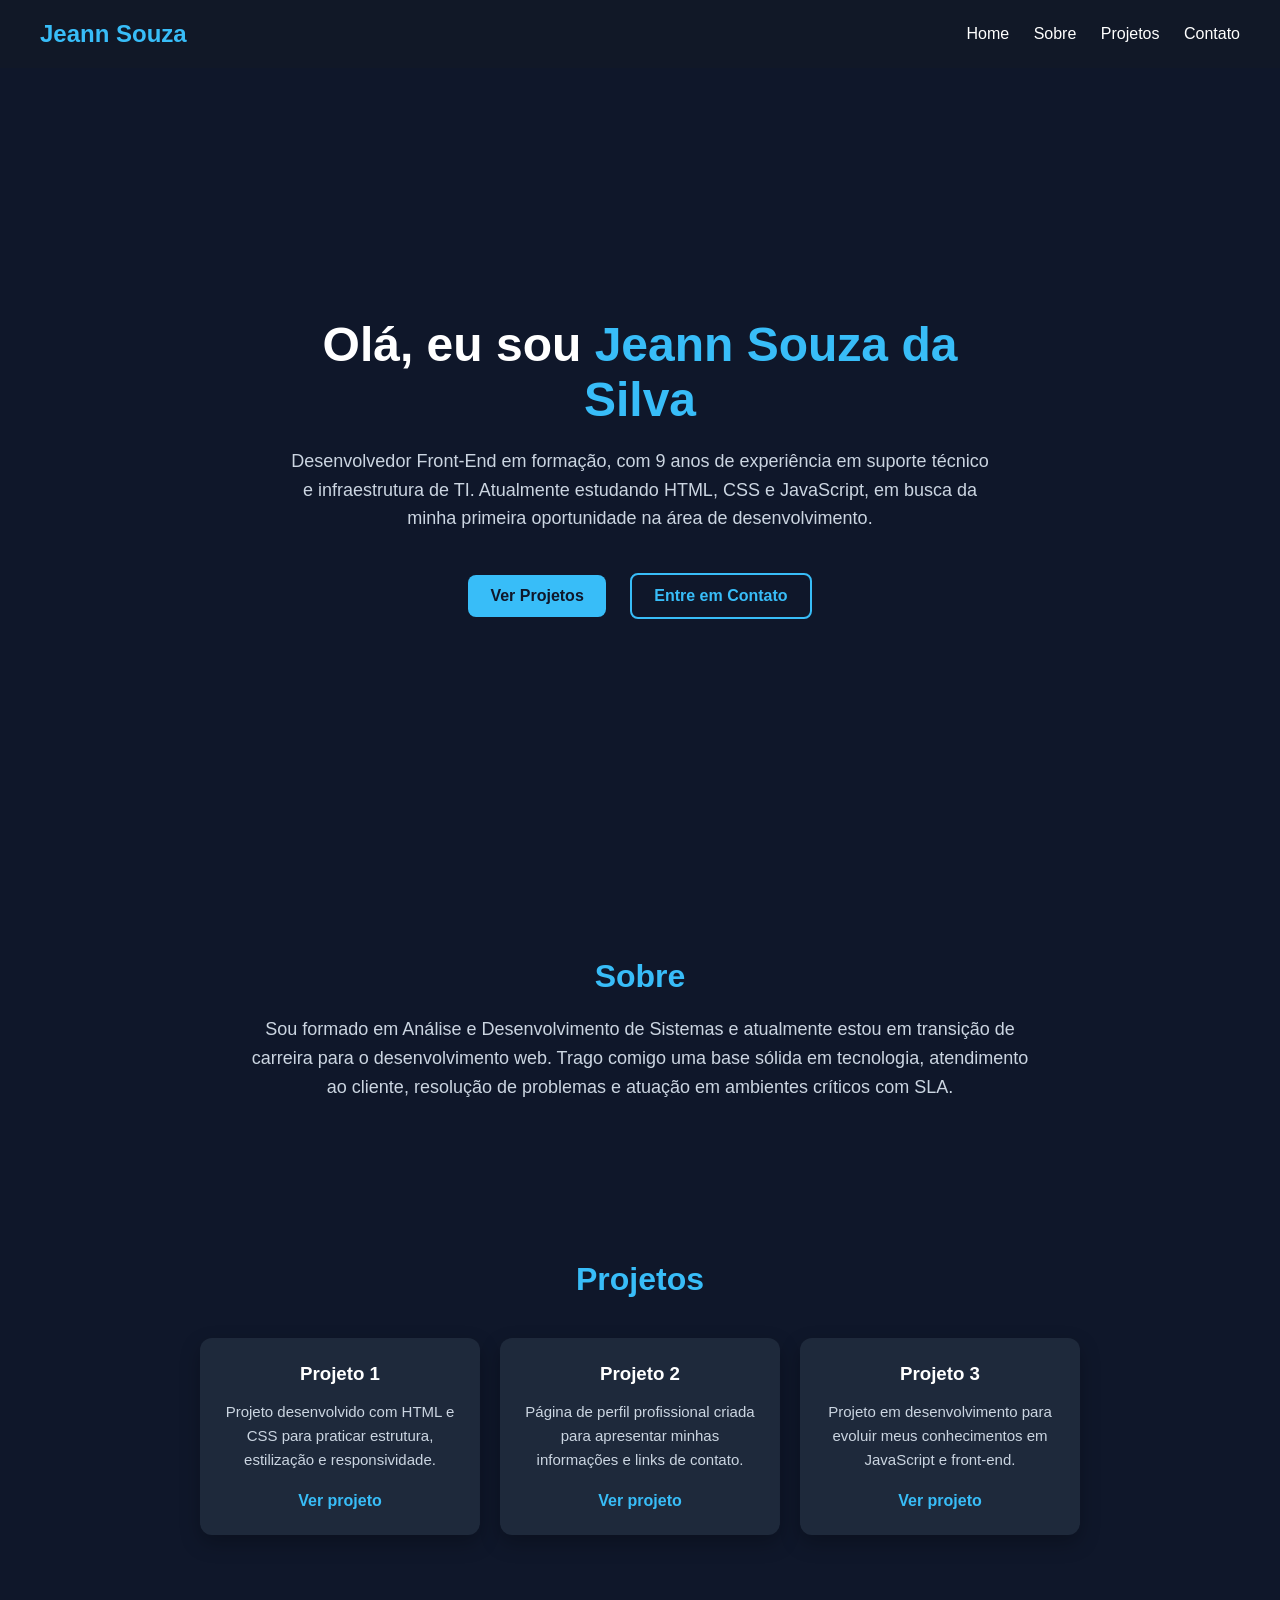
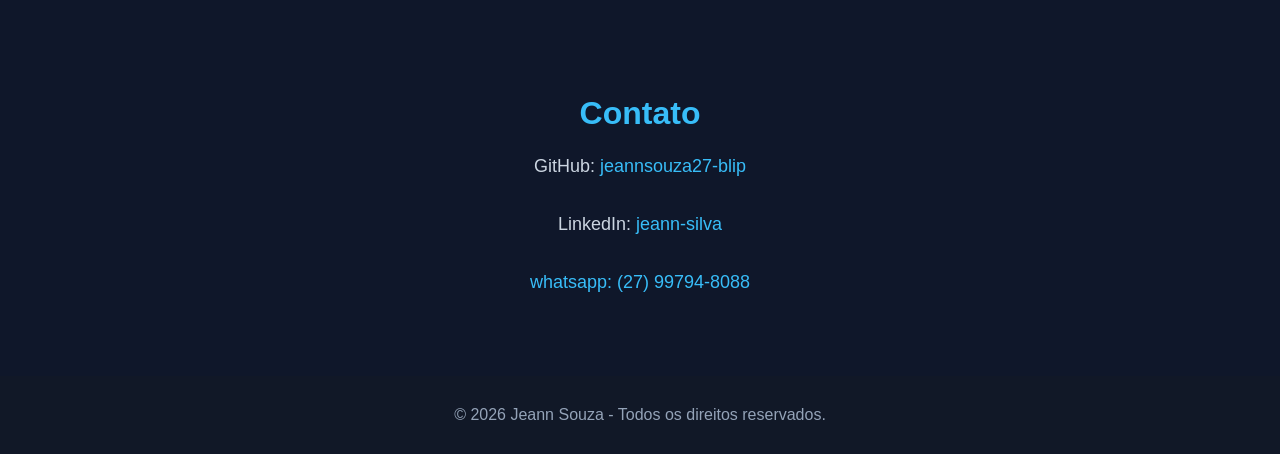
<file: projeto wide covaege/meu Progeto/index.html>
<!DOCTYPE html>
<html lang="pt-BR">
<head>
  <meta charset="UTF-8">
  <meta name="viewport" content="width=device-width, initial-scale=1.0">
  <title>Portfólio | Jeann Souza da Silva</title>
  <link rel="stylesheet" href="./styles.css">
</head>
<body>

  <header>
    <div class="logo">Jeann Souza</div>
    <nav>
      <a href="#home">Home</a>
      <a href="#sobre">Sobre</a>
      <a href="#projetos">Projetos</a>
      <a href="#contato">Contato</a>
    </nav>
  </header>

  <section class="hero" id="home">
    <div class="hero-content">
      <h1>Olá, eu sou <span>Jeann Souza da Silva</span></h1>
      <p>
        Desenvolvedor Front-End em formação, com 9 anos de experiência em suporte técnico e infraestrutura de TI.
        Atualmente estudando HTML, CSS e JavaScript, em busca da minha primeira oportunidade na área de desenvolvimento.
      </p>

      <div class="buttons">
        <a class="btn-primary" href="#projetos">Ver Projetos</a>
        <a class="btn-secondary" href="#contato">Entre em Contato</a>
      </div>
    </div>
  </section>

  <section id="sobre">
    <h2>Sobre</h2>
    <p>
      Sou formado em Análise e Desenvolvimento de Sistemas e atualmente estou em transição de carreira para o desenvolvimento web.
      Trago comigo uma base sólida em tecnologia, atendimento ao cliente, resolução de problemas e atuação em ambientes críticos com SLA.
    </p>
  </section>

  <section id="projetos">
    <h2>Projetos</h2>

    <div class="projects">
      <div class="card">
        <h3>Projeto 1</h3>
        <p>Projeto desenvolvido com HTML e CSS para praticar estrutura, estilização e responsividade.</p>
        <a href="#">Ver projeto</a>
      </div>

      <div class="card">
        <h3>Projeto 2</h3>
        <p>Página de perfil profissional criada para apresentar minhas informações e links de contato.</p>
        <a href="#">Ver projeto</a>
      </div>

      <div class="card">
        <h3>Projeto 3</h3>
        <p>Projeto em desenvolvimento para evoluir meus conhecimentos em JavaScript e front-end.</p>
        <a href="#">Ver projeto</a>
      </div>
    </div>
  </section>

  <section id="contato">
    <h2>Contato</h2>
    <p>
      GitHub:
      <a href="https://github.com/jeannsouza27-blip" target="_blank">jeannsouza27-blip</a>
      <br><br>
      LinkedIn:
      <a href="https://www.linkedin.com/in/jeann-silva/" target="_blank">jeann-silva</a>
      <br><br>
       <a href="https://wa.me/5527997948088" target="_blank">whatsapp: (27) 99794-8088</a>
    </p>
  </section>

  <footer>
    <p>© 2026 Jeann Souza - Todos os direitos reservados.</p>
  </footer>

</body>
</html>
</file>
<file: projeto wide covaege/meu Progeto/styles.css>
* {
  margin: 0;
  padding: 0;
  box-sizing: border-box;
  font-family: Arial, Helvetica, sans-serif;
  scroll-behavior: smooth;
}

body {
  background-color: #0f172a;
  color: #ffffff;
}

header {
  width: 100%;
  padding: 20px 40px;
  display: flex;
  justify-content: space-between;
  align-items: center;
  background-color: #111827;
  position: sticky;
  top: 0;
}

.logo {
  font-size: 24px;
  font-weight: bold;
  color: #38bdf8;
}

nav a {
  color: white;
  text-decoration: none;
  margin-left: 20px;
  font-size: 16px;
  transition: 0.3s;
}

nav a:hover {
  color: #38bdf8;
}

.hero {
  min-height: 90vh;
  display: flex;
  justify-content: center;
  align-items: center;
  text-align: center;
  padding: 40px 20px;
}

.hero-content {
  max-width: 700px;
}

.hero h1 {
  font-size: 48px;
  margin-bottom: 20px;
}

.hero h1 span {
  color: #38bdf8;
}

.hero p {
  font-size: 18px;
  line-height: 1.6;
  color: #cbd5e1;
  margin-bottom: 30px;
}

.buttons a {
  display: inline-block;
  margin: 10px;
  padding: 12px 22px;
  border-radius: 8px;
  text-decoration: none;
  font-weight: bold;
  transition: 0.3s;
}

.btn-primary {
  background-color: #38bdf8;
  color: #0f172a;
}

.btn-primary:hover {
  background-color: #0ea5e9;
}

.btn-secondary {
  border: 2px solid #38bdf8;
  color: #38bdf8;
}

.btn-secondary:hover {
  background-color: #38bdf8;
  color: #0f172a;
}

section {
  padding: 80px 20px;
  text-align: center;
}

section h2 {
  font-size: 32px;
  margin-bottom: 20px;
  color: #38bdf8;
}

section p {
  max-width: 800px;
  margin: 0 auto;
  font-size: 18px;
  line-height: 1.6;
  color: #cbd5e1;
}

.projects {
  display: flex;
  justify-content: center;
  gap: 20px;
  flex-wrap: wrap;
  margin-top: 40px;
}

.card {
  background-color: #1e293b;
  padding: 25px;
  border-radius: 12px;
  width: 280px;
  box-shadow: 0 8px 20px rgba(0, 0, 0, 0.25);
}

.card h3 {
  margin-bottom: 15px;
  color: #ffffff;
}

.card p {
  font-size: 15px;
  color: #cbd5e1;
  margin-bottom: 20px;
}

.card a {
  text-decoration: none;
  color: #38bdf8;
  font-weight: bold;
}

#contato a {
  color: #38bdf8;
  text-decoration: none;
}

footer {
  text-align: center;
  padding: 30px 20px;
  background-color: #111827;
  color: #94a3b8;
}

@media (max-width: 768px) {
  header {
    flex-direction: column;
    gap: 15px;
  }

  nav a {
    margin: 0 10px;
  }

  .hero h1 {
    font-size: 34px;
  }

  .hero p {
    font-size: 16px;
  }

  .projects {
    flex-direction: column;
    align-items: center;
  }
}
</file>
